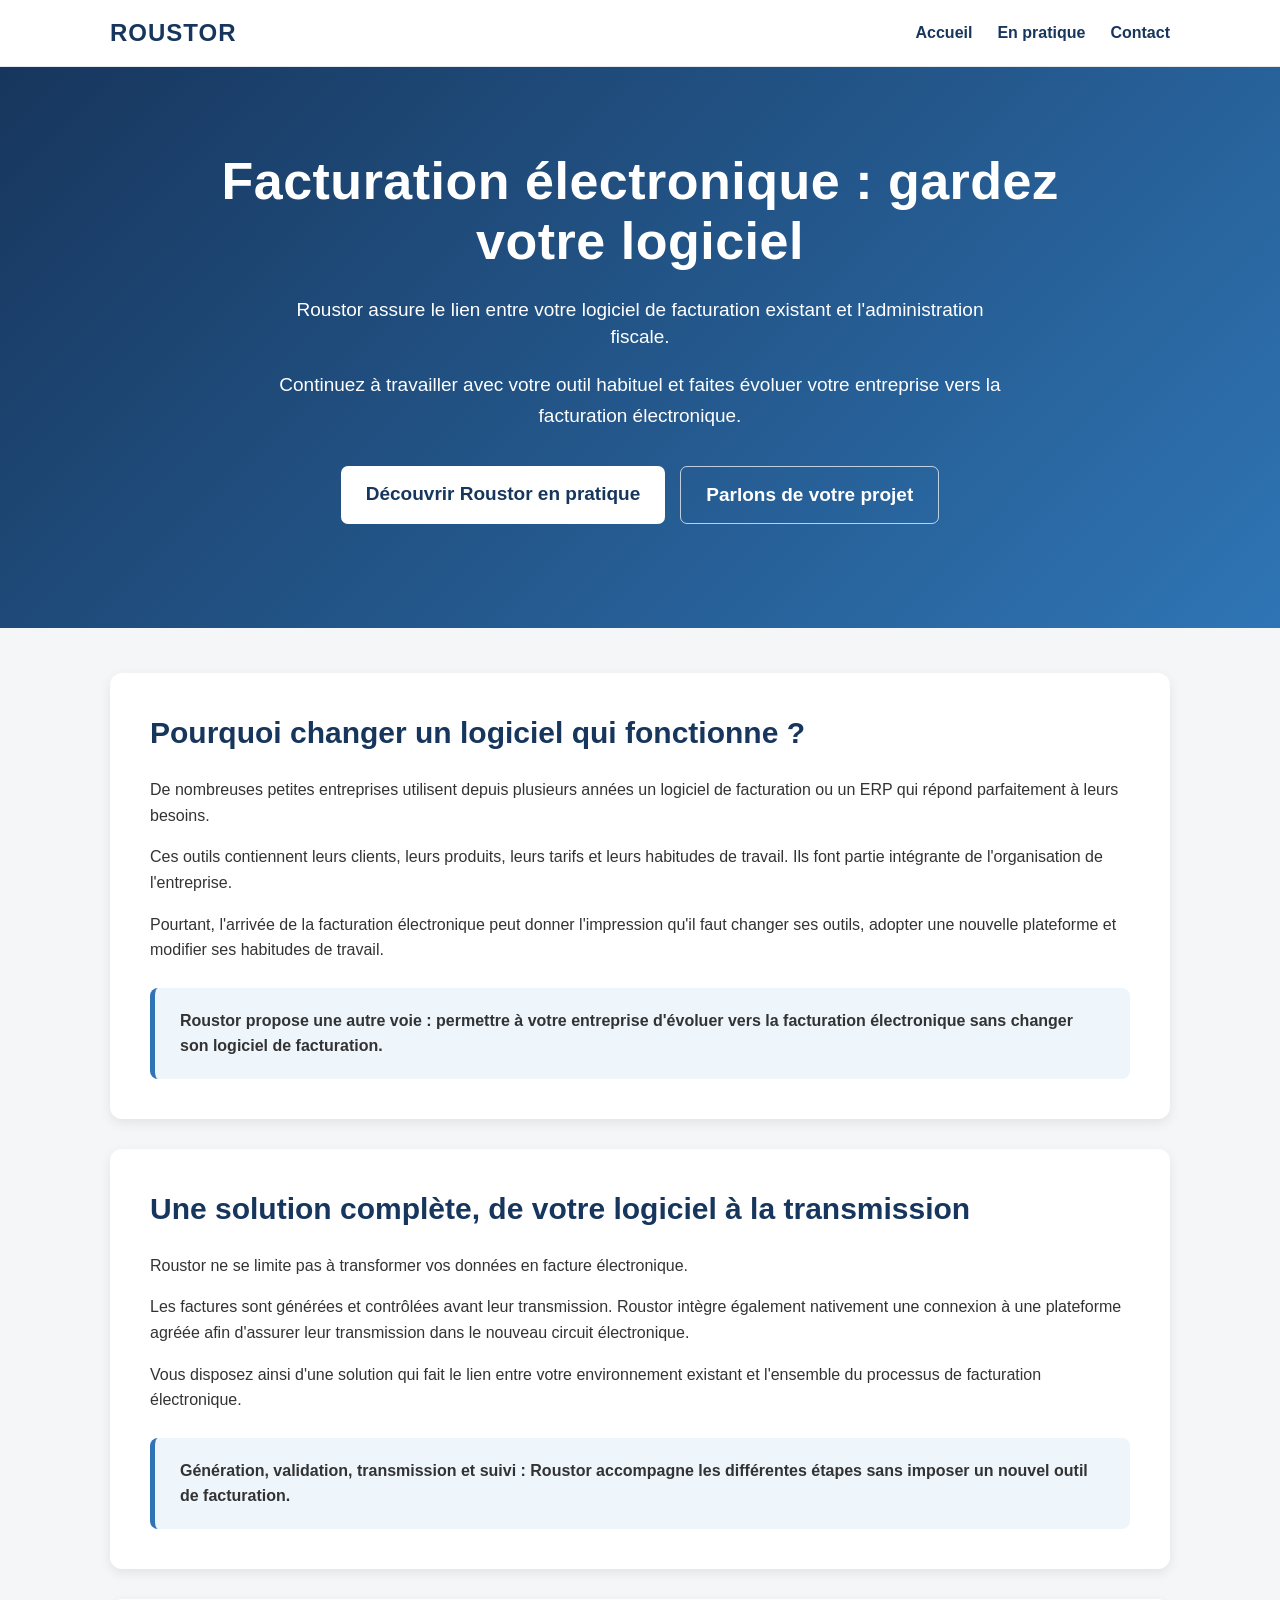
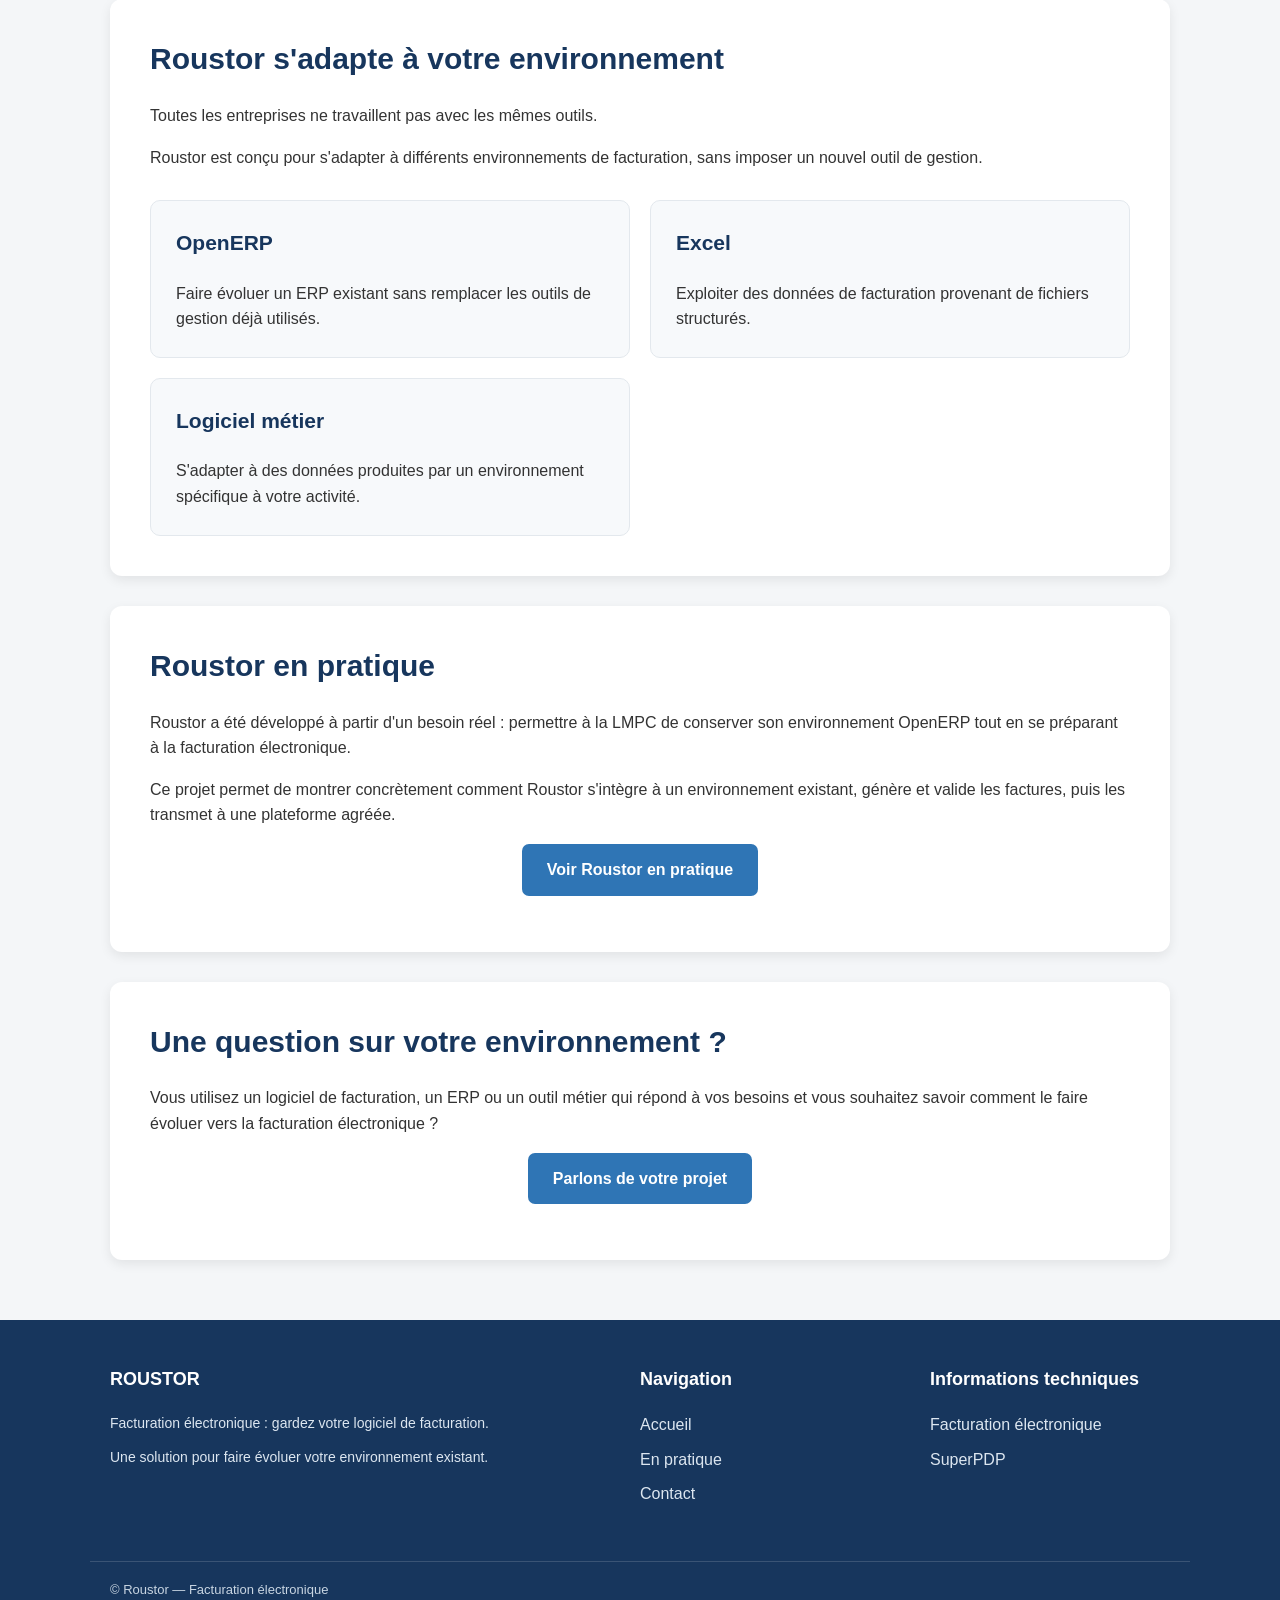
<file: index.html>
<!DOCTYPE html>
<html lang="fr">

<head>

    <meta charset="UTF-8">

    <meta name="viewport"
          content="width=device-width, initial-scale=1.0">

    <title>
        Roustor | Facturation électronique : gardez votre logiciel
    </title>

    <meta name="description"
          content="Facturation électronique : gardez votre logiciel. Roustor accompagne les entreprises dans leur transition vers la facturation électronique sans changer leurs outils existants.">

    <link rel="stylesheet" href="style.css">

</head>


<body>


<!-- =========================================================
     NAVIGATION
     ========================================================= -->

<nav>

    <div class="nav-container">

        <a class="logo" href="index.html">
            ROUSTOR
        </a>

        <div class="nav-links">

            <a href="index.html">
                Accueil
            </a>

            <a href="en-pratique.html">
                En pratique
            </a>

            <a href="contact.html">
                Contact
            </a>

        </div>

    </div>

</nav>



<!-- =========================================================
     HERO
     ========================================================= -->

<header class="hero">

    <div class="hero-content">

        <h1>
            Facturation électronique :
            gardez votre logiciel
        </h1>

        <p class="hero-subtitle">
            Roustor assure le lien entre votre logiciel de
            facturation existant et l'administration fiscale.
        </p>

        <p>
            Continuez à travailler avec votre outil habituel
            et faites évoluer votre entreprise vers la
            facturation électronique.
        </p>

        <p class="hero-actions">

            <a href="en-pratique.html"
               class="button button-primary">

                Découvrir Roustor en pratique

            </a>

            <a href="contact.html"
               class="button button-secondary">

                Parlons de votre projet

            </a>

        </p>

    </div>

</header>



<main>


<!-- =========================================================
     LE PROBLEME
     ========================================================= -->

<section>

    <h2>
        Pourquoi changer un logiciel qui fonctionne ?
    </h2>

    <p>
        De nombreuses petites entreprises utilisent depuis
        plusieurs années un logiciel de facturation ou un ERP
        qui répond parfaitement à leurs besoins.
    </p>

    <p>
        Ces outils contiennent leurs clients, leurs produits,
        leurs tarifs et leurs habitudes de travail.
        Ils font partie intégrante de l'organisation
        de l'entreprise.
    </p>

    <p>
        Pourtant, l'arrivée de la facturation électronique
        peut donner l'impression qu'il faut changer ses outils,
        adopter une nouvelle plateforme et modifier ses
        habitudes de travail.
    </p>

    <div class="highlight">

        <strong>
            Roustor propose une autre voie :
            permettre à votre entreprise d'évoluer vers
            la facturation électronique sans changer
            son logiciel de facturation.
        </strong>

    </div>

</section>



<!-- =========================================================
     ROUSTOR ET LA TRANSMISSION
     ========================================================= -->

<section>

    <h2>
        Une solution complète, de votre logiciel à la transmission
    </h2>

    <p>
        Roustor ne se limite pas à transformer vos données
        en facture électronique.
    </p>

    <p>
        Les factures sont générées et contrôlées avant leur
        transmission. Roustor intègre également nativement
        une connexion à une plateforme agréée afin d'assurer
        leur transmission dans le nouveau circuit électronique.
    </p>

    <p>
        Vous disposez ainsi d'une solution qui fait le lien
        entre votre environnement existant et l'ensemble
        du processus de facturation électronique.
    </p>

    <div class="highlight">

        <strong>
            Génération, validation, transmission et suivi :
            Roustor accompagne les différentes étapes sans
            imposer un nouvel outil de facturation.
        </strong>

    </div>

</section>



<!-- =========================================================
     ADAPTABILITE
     ========================================================= -->

<section>

    <h2>
        Roustor s'adapte à votre environnement
    </h2>

    <p>
        Toutes les entreprises ne travaillent pas avec
        les mêmes outils.
    </p>

    <p>
        Roustor est conçu pour s'adapter à différents
        environnements de facturation, sans imposer
        un nouvel outil de gestion.
    </p>

    <div class="feature-grid">


        <div class="feature-card">

            <h3>
                OpenERP
            </h3>

            <p>
                Faire évoluer un ERP existant sans remplacer
                les outils de gestion déjà utilisés.
            </p>

        </div>


        <div class="feature-card">

            <h3>
                Excel
            </h3>

            <p>
                Exploiter des données de facturation provenant
                de fichiers structurés.
            </p>

        </div>


        <div class="feature-card">

            <h3>
                Logiciel métier
            </h3>

            <p>
                S'adapter à des données produites par un
                environnement spécifique à votre activité.
            </p>

        </div>


    </div>

</section>



<!-- =========================================================
     EN PRATIQUE
     ========================================================= -->

<section>

    <h2>
        Roustor en pratique
    </h2>

    <p>
        Roustor a été développé à partir d'un besoin réel :
        permettre à la LMPC de conserver son environnement
        OpenERP tout en se préparant à la facturation
        électronique.
    </p>

    <p>
        Ce projet permet de montrer concrètement comment
        Roustor s'intègre à un environnement existant,
        génère et valide les factures, puis les transmet
        à une plateforme agréée.
    </p>


    <p class="center">

        <a href="en-pratique.html"
           class="button button-primary">

            Voir Roustor en pratique

        </a>

    </p>

</section>



<!-- =========================================================
     APPEL À L'ACTION
     ========================================================= -->

<section>

    <h2>
        Une question sur votre environnement ?
    </h2>

    <p>
        Vous utilisez un logiciel de facturation, un ERP
        ou un outil métier qui répond à vos besoins et vous
        souhaitez savoir comment le faire évoluer vers la
        facturation électronique ?
    </p>

    <p class="center">

        <a href="contact.html"
           class="button button-primary">

            Parlons de votre projet

        </a>

    </p>

</section>


</main>



<!-- =========================================================
     FOOTER
     ========================================================= -->

<footer>

    <div class="footer-container">


        <div class="footer-column">

            <h3>
                ROUSTOR
            </h3>

            <p>
                Facturation électronique :
                gardez votre logiciel de facturation.
            </p>

            <p>
                Une solution pour faire évoluer votre
                environnement existant.
            </p>

        </div>


        <div class="footer-column">

            <h3>
                Navigation
            </h3>

            <ul>

                <li>
                    <a href="index.html">
                        Accueil
                    </a>
                </li>

                <li>
                    <a href="en-pratique.html">
                        En pratique
                    </a>
                </li>

                <li>
                    <a href="contact.html">
                        Contact
                    </a>
                </li>

            </ul>

        </div>


        <div class="footer-column">

            <h3>
                Informations techniques
            </h3>

            <ul>

                <li>
                    <a href="facturation-electronique-openerp.html">
                        Facturation électronique
                    </a>
                </li>

                <li>
                    <a href="superpdp-openerp.html">
                        SuperPDP
                    </a>
                </li>

            </ul>

        </div>

    </div>


    <div class="footer-bottom">

        <p>
            © Roustor — Facturation électronique
        </p>

    </div>

</footer>


</body>

</html>
</file>
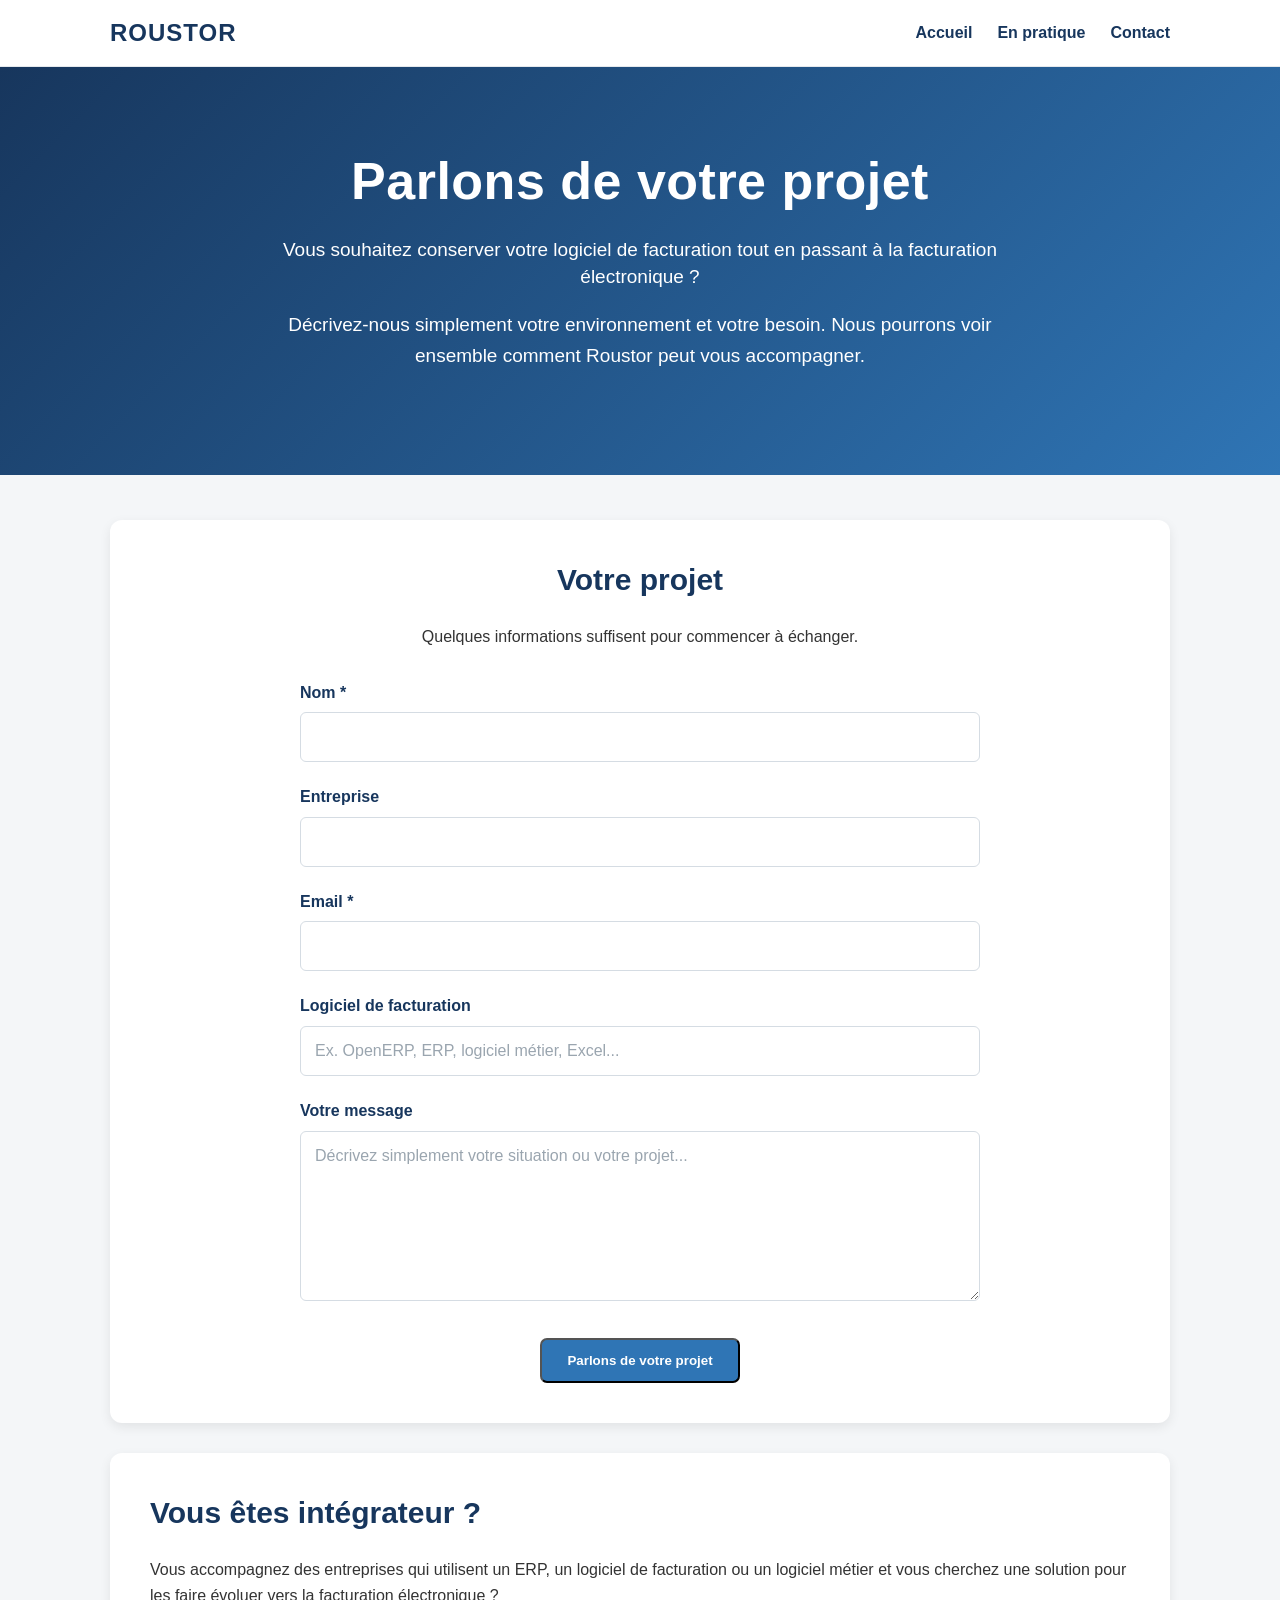
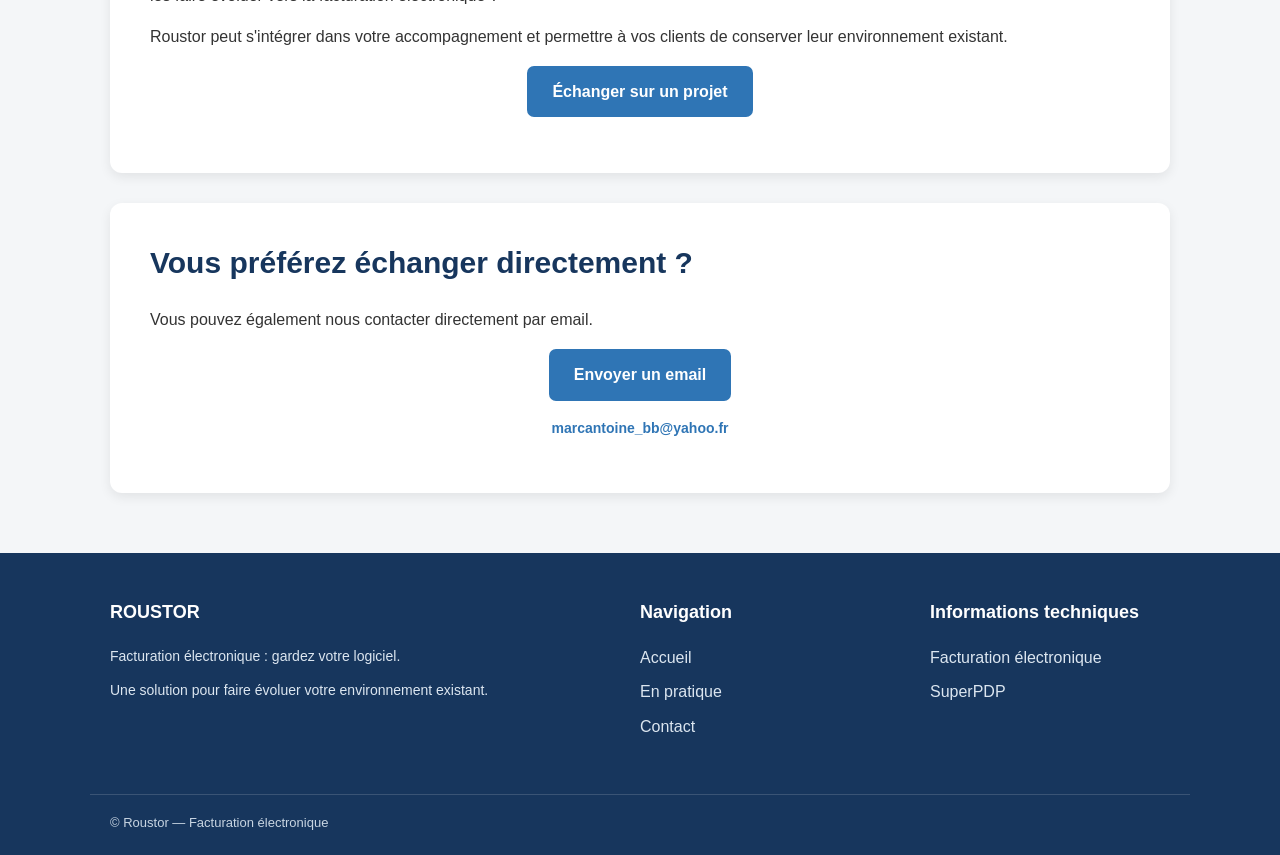
<file: contact.html>
<!DOCTYPE html>
<html lang="fr">

<head>

    <meta charset="UTF-8">

    <meta name="viewport"
          content="width=device-width, initial-scale=1.0">

    <title>
        Contact | Roustor – Facturation électronique
    </title>

    <meta name="description"
          content="Contactez Roustor pour échanger sur votre logiciel de facturation, votre ERP ou votre environnement métier et la facturation électronique.">

    <link rel="stylesheet" href="style.css">

</head>


<body>


<!-- =========================================================
     NAVIGATION
     ========================================================= -->

<nav>

    <div class="nav-container">

        <a class="logo" href="index.html">
            ROUSTOR
        </a>

        <div class="nav-links">

            <a href="index.html">
                Accueil
            </a>

            <a href="en-pratique.html">
                En pratique
            </a>

            <a href="contact.html">
                Contact
            </a>

        </div>

    </div>

</nav>



<!-- =========================================================
     HERO
     ========================================================= -->

<header class="hero">

    <div class="hero-content">

        <h1>
            Parlons de votre projet
        </h1>

        <p class="hero-subtitle">
            Vous souhaitez conserver votre logiciel de facturation
            tout en passant à la facturation électronique ?
        </p>

        <p>
            Décrivez-nous simplement votre environnement
            et votre besoin. Nous pourrons voir ensemble
            comment Roustor peut vous accompagner.
        </p>

    </div>

</header>



<main>


<!-- =========================================================
     FORMULAIRE
     ========================================================= -->

<section class="contact-section">

    <h2>
        Votre projet
    </h2>

    <p class="contact-intro">
        Quelques informations suffisent pour commencer
        à échanger.
    </p>


    <div class="contact-form-container">

        <form
            action="mailto:marcantoine_bb@yahoo.fr?subject=Demande%20de%20contact%20Roustor"
            method="post"
            enctype="text/plain"
            class="contact-form">


            <!-- Nom -->

            <div class="form-group">

                <label for="name">
                    Nom *
                </label>

                <input
                    type="text"
                    id="name"
                    name="Nom"
                    required>

            </div>



            <!-- Entreprise -->

            <div class="form-group">

                <label for="company">
                    Entreprise
                </label>

                <input
                    type="text"
                    id="company"
                    name="Entreprise">

            </div>



            <!-- Email -->

            <div class="form-group">

                <label for="email">
                    Email *
                </label>

                <input
                    type="email"
                    id="email"
                    name="Email"
                    required>

            </div>



            <!-- Logiciel -->

            <div class="form-group">

                <label for="software">
                    Logiciel de facturation
                </label>

                <input
                    type="text"
                    id="software"
                    name="Logiciel de facturation"
                    placeholder="Ex. OpenERP, ERP, logiciel métier, Excel...">

            </div>



            <!-- Message -->

            <div class="form-group">

                <label for="message">
                    Votre message
                </label>

                <textarea
                    id="message"
                    name="Message"
                    rows="6"
                    placeholder="Décrivez simplement votre situation ou votre projet..."></textarea>

            </div>



            <!-- Bouton -->

            <div class="form-submit">

                <button
                    type="submit"
                    class="button button-primary">

                    Parlons de votre projet

                </button>

            </div>


        </form>

    </div>

</section>



<!-- =========================================================
     INTEGRATEURS
     ========================================================= -->

<section>

    <h2>
        Vous êtes intégrateur ?
    </h2>

    <p>
        Vous accompagnez des entreprises qui utilisent un ERP,
        un logiciel de facturation ou un logiciel métier et
        vous cherchez une solution pour les faire évoluer vers
        la facturation électronique ?
    </p>

    <p>
        Roustor peut s'intégrer dans votre accompagnement et
        permettre à vos clients de conserver leur environnement
        existant.
    </p>

    <p class="center">

        <a
            href="mailto:marcantoine_bb@yahoo.fr?subject=Projet%20intégrateur%20Roustor"
            class="button button-primary">

            Échanger sur un projet

        </a>

    </p>

</section>



<!-- =========================================================
     CONTACT DIRECT
     ========================================================= -->

<section>

    <h2>
        Vous préférez échanger directement ?
    </h2>

    <p>
        Vous pouvez également nous contacter directement
        par email.
    </p>

    <p class="center">

        <a
            href="mailto:marcantoine_bb@yahoo.fr?subject=Projet%20intégrateur%20Roustor"
            class="button button-primary">

            Envoyer un email

        </a>

    </p>

    <p class="center contact-email">

        <a href="mailto:marcantoine_bb@yahoo.fr">
            marcantoine_bb@yahoo.fr
        </a>

    </p>

</section>


</main>



<!-- =========================================================
     FOOTER
     ========================================================= -->

<footer>

    <div class="footer-container">


        <div class="footer-column">

            <h3>
                ROUSTOR
            </h3>

            <p>
                Facturation électronique :
                gardez votre logiciel.
            </p>

            <p>
                Une solution pour faire évoluer votre
                environnement existant.
            </p>

        </div>


        <div class="footer-column">

            <h3>
                Navigation
            </h3>

            <ul>

                <li>
                    <a href="index.html">
                        Accueil
                    </a>
                </li>

                <li>
                    <a href="en-pratique.html">
                        En pratique
                    </a>
                </li>

                <li>
                    <a href="contact.html">
                        Contact
                    </a>
                </li>

            </ul>

        </div>


        <div class="footer-column">

            <h3>
                Informations techniques
            </h3>

            <ul>

                <li>
                    <a href="facturation-electronique-openerp.html">
                        Facturation électronique
                    </a>
                </li>                

                <li>
                    <a href="superpdp-openerp.html">
                        SuperPDP
                    </a>
                </li>

            </ul>

        </div>

    </div>


    <div class="footer-bottom">

        <p>
            © Roustor — Facturation électronique
        </p>

    </div>

</footer>


</body>

</html>
</file>
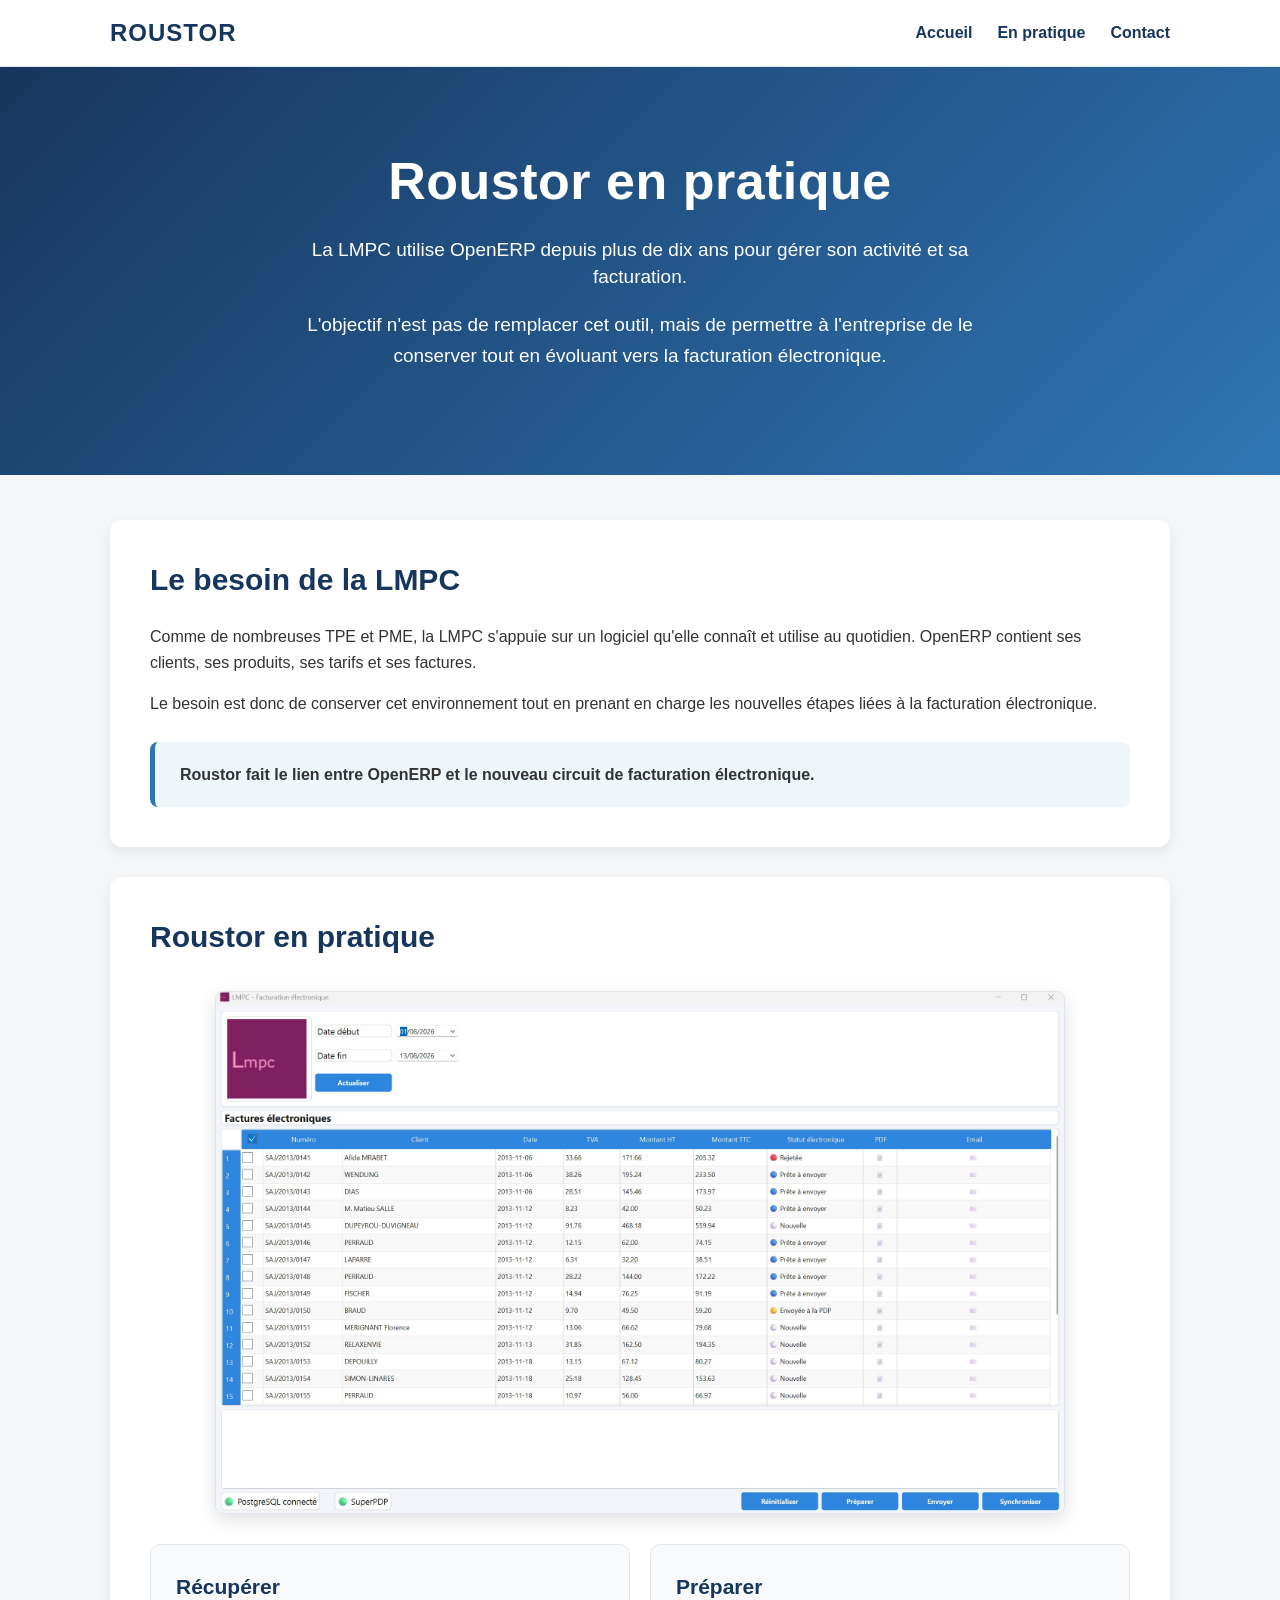
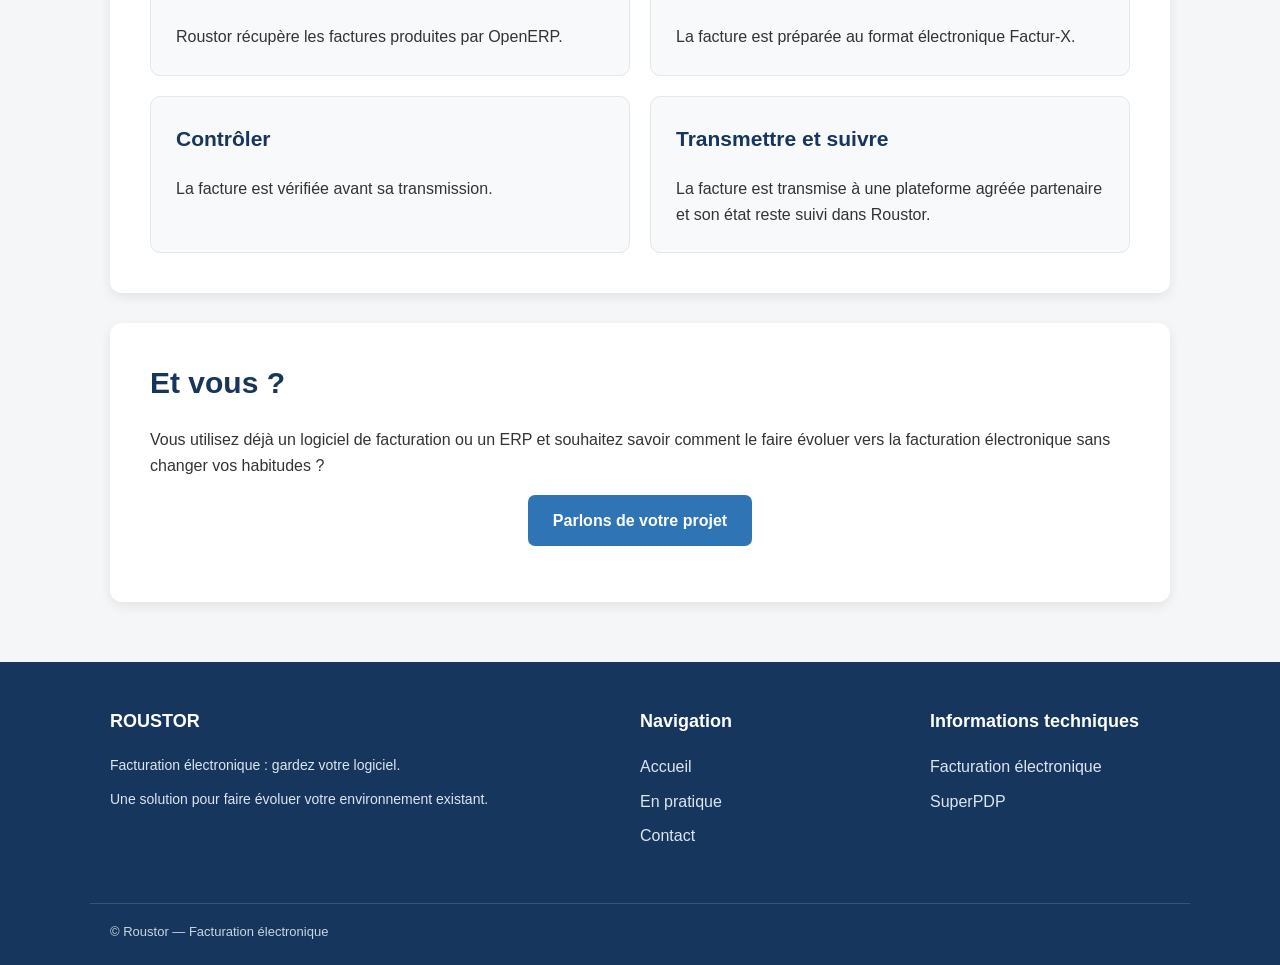
<file: en-pratique.html>
<!DOCTYPE html>
<html lang="fr">

<head>

    <meta charset="UTF-8">

    <meta name="viewport"
          content="width=device-width, initial-scale=1.0">

    <title>
        Roustor en pratique
    </title>

    <meta name="description"
          content="Découvrez comment Roustor permet à la LMPC de conserver OpenERP tout en passant à la facturation électronique.">

    <link rel="stylesheet" href="style.css">

</head>


<body>


<!-- =========================================================
     NAVIGATION
     ========================================================= -->

<nav>

    <div class="nav-container">

        <a class="logo" href="index.html">
            ROUSTOR
        </a>

        <div class="nav-links">

            <a href="index.html">
                Accueil
            </a>

            <a href="en-pratique.html">
                En pratique
            </a>

            <a href="contact.html">
                Contact
            </a>

        </div>

    </div>

</nav>



<!-- =========================================================
     HERO
     ========================================================= -->

<header class="hero">

    <div class="hero-content">

        <h1>
            Roustor en pratique
        </h1>

        <p class="hero-subtitle">
            La LMPC utilise OpenERP depuis plus de dix ans
            pour gérer son activité et sa facturation.
        </p>

        <p>
            L'objectif n'est pas de remplacer cet outil,
            mais de permettre à l'entreprise de le conserver
            tout en évoluant vers la facturation électronique.
        </p>

    </div>

</header>



<main>


<!-- =========================================================
     LE BESOIN DE LA LMPC
     ========================================================= -->

<section>

    <h2>
        Le besoin de la LMPC
    </h2>

    <p>
        Comme de nombreuses TPE et PME, la LMPC s'appuie sur
        un logiciel qu'elle connaît et utilise au quotidien.
        OpenERP contient ses clients, ses produits, ses tarifs
        et ses factures.
    </p>

    <p>
        Le besoin est donc de conserver cet environnement
        tout en prenant en charge les nouvelles étapes liées
        à la facturation électronique.
    </p>

    <div class="highlight">

        <strong>
            Roustor fait le lien entre OpenERP et le nouveau
            circuit de facturation électronique.
        </strong>

    </div>

</section>



<!-- =========================================================
     ROUSTOR EN PRATIQUE
     ========================================================= -->

<section class="screenshot-section">

    <h2>
        Roustor en pratique
    </h2>

    <div class="screenshot">

        <img
            src="images/ecran-principal.jpg"
            alt="Écran principal de Roustor affichant les factures et leur état"
        >

    </div>


    <div class="feature-grid">


        <div class="feature-card">

            <h3>
                Récupérer
            </h3>

            <p>
                Roustor récupère les factures produites
                par OpenERP.
            </p>

        </div>


        <div class="feature-card">

            <h3>
                Préparer
            </h3>

            <p>
                La facture est préparée au format électronique
                Factur-X.
            </p>

        </div>


        <div class="feature-card">

            <h3>
                Contrôler
            </h3>

            <p>
                La facture est vérifiée avant sa transmission.
            </p>

        </div>


        <div class="feature-card">

            <h3>
                Transmettre et suivre
            </h3>

            <p>
                La facture est transmise à une plateforme agréée
                partenaire et son état reste suivi dans Roustor.
            </p>

        </div>


    </div>

</section>



<!-- =========================================================
     ET VOUS ?
     ========================================================= -->

<section>

    <h2>
        Et vous ?
    </h2>

    <p>
        Vous utilisez déjà un logiciel de facturation ou un ERP
        et souhaitez savoir comment le faire évoluer vers la
        facturation électronique sans changer vos habitudes ?
    </p>

    <p class="center">

        <a href="contact.html"
           class="button button-primary">

            Parlons de votre projet

        </a>

    </p>

</section>


</main>



<!-- =========================================================
     FOOTER
     ========================================================= -->

<footer>

    <div class="footer-container">


        <div class="footer-column">

            <h3>
                ROUSTOR
            </h3>

            <p>
                Facturation électronique :
                gardez votre logiciel.
            </p>

            <p>
                Une solution pour faire évoluer votre
                environnement existant.
            </p>

        </div>


        <div class="footer-column">

            <h3>
                Navigation
            </h3>

            <ul>

                <li>
                    <a href="index.html">
                        Accueil
                    </a>
                </li>

                <li>
                    <a href="en-pratique.html">
                        En pratique
                    </a>
                </li>

                <li>
                    <a href="contact.html">
                        Contact
                    </a>
                </li>

            </ul>

        </div>


        <div class="footer-column">

            <h3>
                Informations techniques
            </h3>

            <ul>

                <li>
                    <a href="facturation-electronique-openerp.html">
                        Facturation électronique
                    </a>
                </li>

                <li>
                    <a href="superpdp-openerp.html">
                        SuperPDP
                    </a>
                </li>

            </ul>

        </div>

    </div>


    <div class="footer-bottom">

        <p>
            © Roustor — Facturation électronique
        </p>

    </div>

</footer>


</body>

</html>
</file>
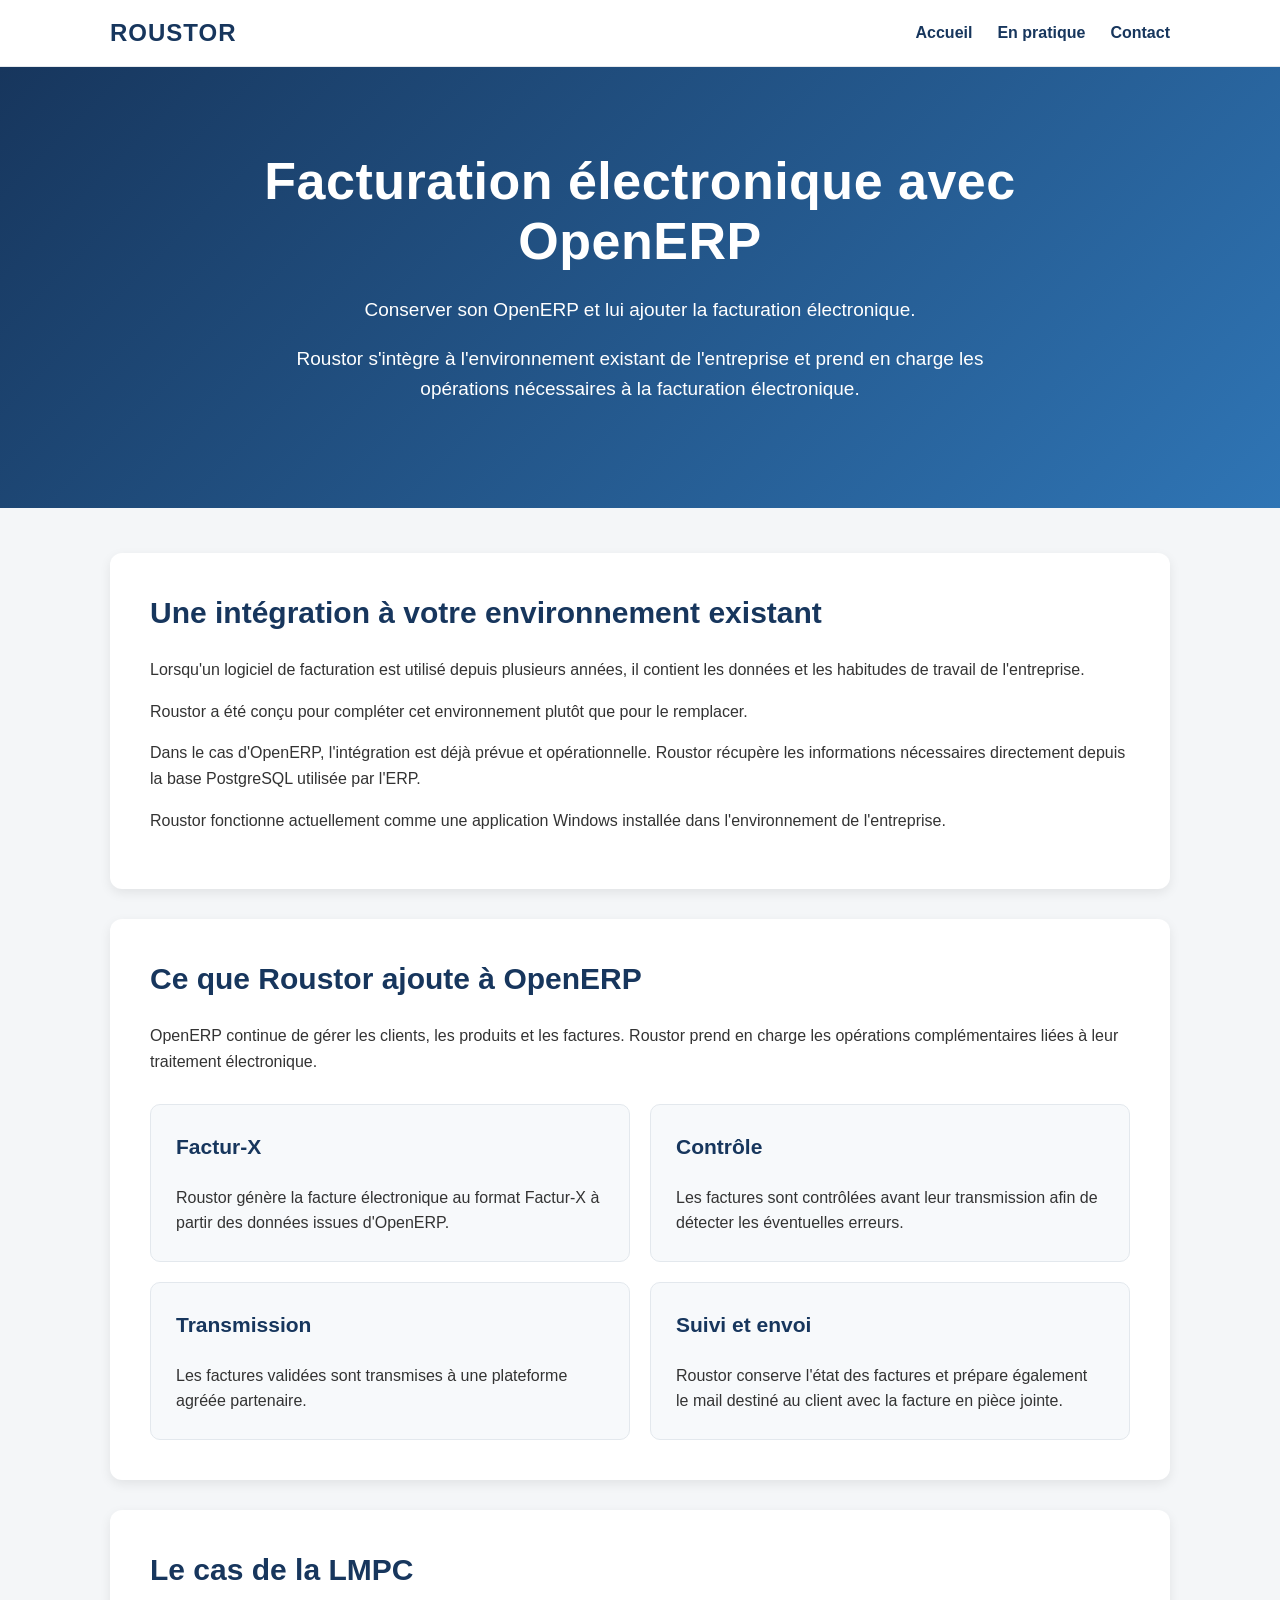
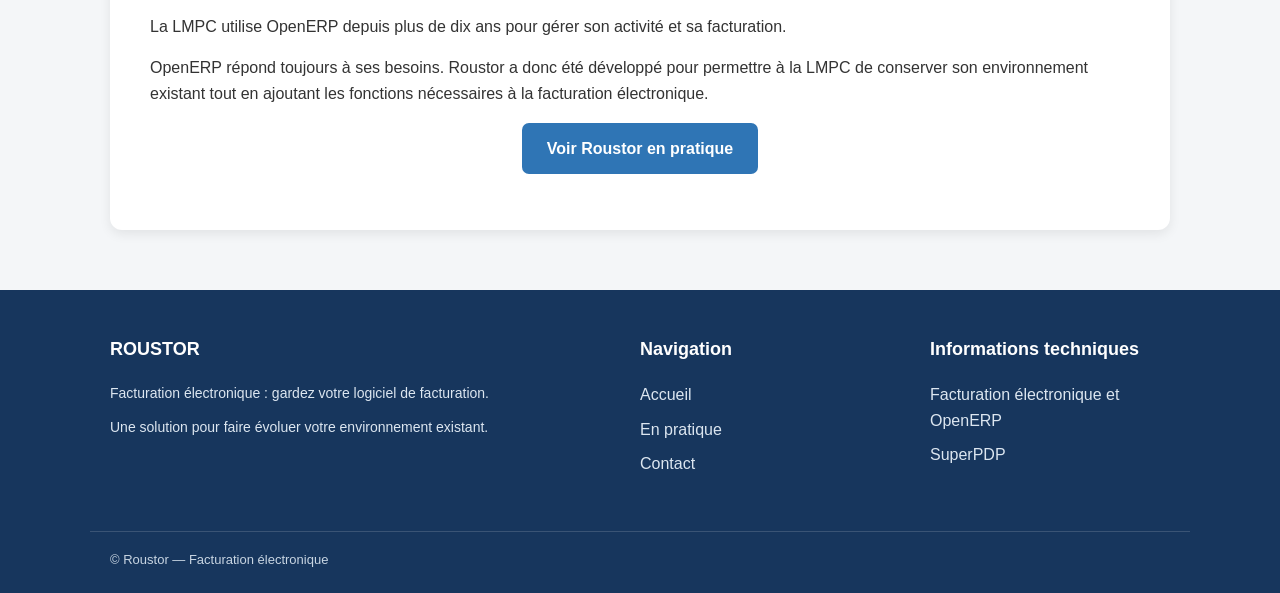
<file: facturation-electronique-openerp.html>
<!DOCTYPE html>
<html lang="fr">

<head>

    <meta charset="UTF-8">

    <meta name="viewport"
          content="width=device-width, initial-scale=1.0">

    <title>
        Facturation électronique avec OpenERP | Roustor
    </title>

    <meta name="description"
          content="Roustor permet aux entreprises utilisant OpenERP de conserver leur environnement de facturation tout en ajoutant la facturation électronique. Intégration avec PostgreSQL, génération Factur-X, contrôle, transmission et suivi des factures.">

    <link rel="stylesheet" href="style.css">

</head>


<body>


<!-- =========================================================
     NAVIGATION
     ========================================================= -->

<nav>

    <div class="nav-container">

        <a class="logo" href="index.html">
            ROUSTOR
        </a>

        <div class="nav-links">

            <a href="index.html">
                Accueil
            </a>

            <a href="en-pratique.html">
                En pratique
            </a>

            <a href="contact.html">
                Contact
            </a>

        </div>

    </div>

</nav>



<!-- =========================================================
     HERO
     ========================================================= -->

<header class="hero">

    <div class="hero-content">

        <h1>
            Facturation électronique avec OpenERP
        </h1>

        <p class="hero-subtitle">
            Conserver son OpenERP et lui ajouter
            la facturation électronique.
        </p>

        <p>
            Roustor s'intègre à l'environnement existant
            de l'entreprise et prend en charge les opérations
            nécessaires à la facturation électronique.
        </p>

    </div>

</header>



<main>


<!-- =========================================================
     INTEGRATION OPEN ERP
     ========================================================= -->

<section>

    <h2>
        Une intégration à votre environnement existant
    </h2>

    <p>
        Lorsqu'un logiciel de facturation est utilisé depuis
        plusieurs années, il contient les données et les
        habitudes de travail de l'entreprise.
    </p>

    <p>
        Roustor a été conçu pour compléter cet environnement
        plutôt que pour le remplacer.
    </p>

    <p>
        Dans le cas d'OpenERP, l'intégration est déjà prévue
        et opérationnelle. Roustor récupère les informations
        nécessaires directement depuis la base PostgreSQL
        utilisée par l'ERP.
    </p>

    <p>
        Roustor fonctionne actuellement comme une application
        Windows installée dans l'environnement de l'entreprise.
    </p>

</section>



<!-- =========================================================
     CE QUE ROUSTOR AJOUTE
     ========================================================= -->

<section>

    <h2>
        Ce que Roustor ajoute à OpenERP
    </h2>

    <p>
        OpenERP continue de gérer les clients, les produits
        et les factures. Roustor prend en charge les opérations
        complémentaires liées à leur traitement électronique.
    </p>

    <div class="feature-grid">

        <div class="feature-card">

            <h3>
                Factur-X
            </h3>

            <p>
                Roustor génère la facture électronique au format
                Factur-X à partir des données issues d'OpenERP.
            </p>

        </div>


        <div class="feature-card">

            <h3>
                Contrôle
            </h3>

            <p>
                Les factures sont contrôlées avant leur transmission
                afin de détecter les éventuelles erreurs.
            </p>

        </div>


        <div class="feature-card">

            <h3>
                Transmission
            </h3>

            <p>
                Les factures validées sont transmises à une
                plateforme agréée partenaire.
            </p>

        </div>


        <div class="feature-card">

            <h3>
                Suivi et envoi
            </h3>

            <p>
                Roustor conserve l'état des factures et prépare
                également le mail destiné au client avec la facture
                en pièce jointe.
            </p>

        </div>

    </div>

</section>





<!-- =========================================================
     CAS LMPC
     ========================================================= -->

<section class="cta">

    <h2>
        Le cas de la LMPC
    </h2>

    <p>
        La LMPC utilise OpenERP depuis plus de dix ans pour
        gérer son activité et sa facturation.
    </p>

    <p>
        OpenERP répond toujours à ses besoins. Roustor a donc
        été développé pour permettre à la LMPC de conserver
        son environnement existant tout en ajoutant les
        fonctions nécessaires à la facturation électronique.
    </p>

    <p class="center">

        <a
            href="en-pratique.html"
            class="button button-primary">

            Voir Roustor en pratique

        </a>

    </p>

</section>


</main>



<!-- =========================================================
     FOOTER
     ========================================================= -->

<footer>

    <div class="footer-container">


        <div class="footer-column">

            <h3>
                ROUSTOR
            </h3>

            <p>
                Facturation électronique :
                gardez votre logiciel de facturation.
            </p>

            <p>
                Une solution pour faire évoluer votre
                environnement existant.
            </p>

        </div>


        <div class="footer-column">

            <h3>
                Navigation
            </h3>

            <ul>

                <li>
                    <a href="index.html">
                        Accueil
                    </a>
                </li>

                <li>
                    <a href="en-pratique.html">
                        En pratique
                    </a>
                </li>

                <li>
                    <a href="contact.html">
                        Contact
                    </a>
                </li>

            </ul>

        </div>


        <div class="footer-column">

            <h3>
                Informations techniques
            </h3>

            <ul>

                <li>
                    <a href="facturation-electronique-openerp.html">
                        Facturation électronique et OpenERP
                    </a>
                </li>

                <li>
                    <a href="superpdp-openerp.html">
                        SuperPDP
                    </a>
                </li>

            </ul>

        </div>

    </div>


    <div class="footer-bottom">

        <p>
            © Roustor — Facturation électronique
        </p>

    </div>

</footer>


</body>

</html>
</file>
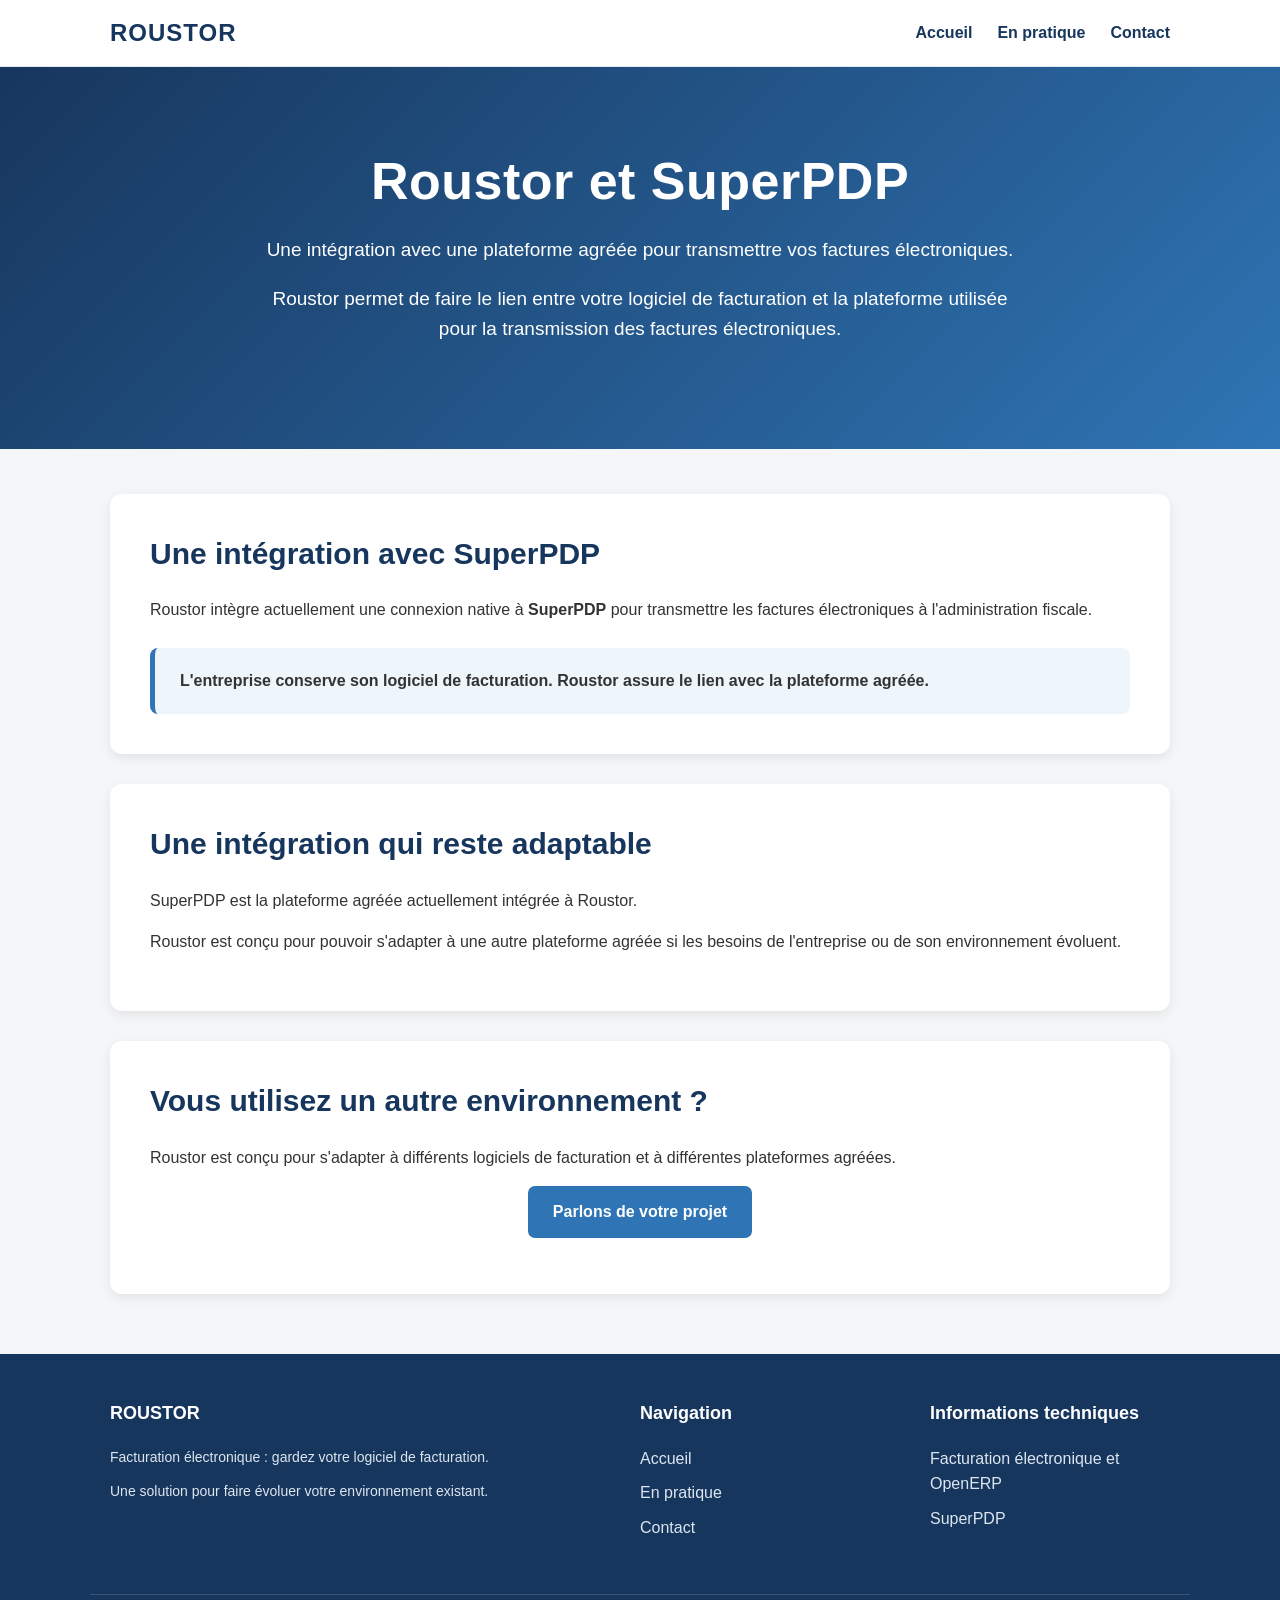
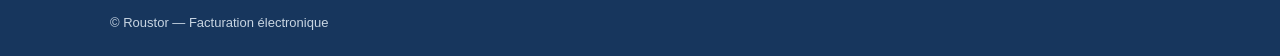
<file: superpdp-openerp.html>
<!DOCTYPE html>
<html lang="fr">

<head>

    <meta charset="UTF-8">

    <meta name="viewport"
          content="width=device-width, initial-scale=1.0">

    <title>
        SuperPDP et facturation électronique | Roustor
    </title>

    <meta name="description"
          content="Roustor s'intègre à SuperPDP pour transmettre les factures électroniques. Une intégration conçue pour les entreprises utilisant OpenERP et adaptable à d'autres plateformes agréées.">

    <link rel="stylesheet" href="style.css">

</head>


<body>


<!-- =========================================================
     NAVIGATION
     ========================================================= -->

<nav>

    <div class="nav-container">

        <a class="logo" href="index.html">
            ROUSTOR
        </a>

        <div class="nav-links">

            <a href="index.html">
                Accueil
            </a>

            <a href="en-pratique.html">
                En pratique
            </a>

            <a href="contact.html">
                Contact
            </a>

        </div>

    </div>

</nav>



<!-- =========================================================
     HERO
     ========================================================= -->

<header class="hero">

    <div class="hero-content">

        <h1>
            Roustor et SuperPDP
        </h1>

        <p class="hero-subtitle">
            Une intégration avec une plateforme agréée
            pour transmettre vos factures électroniques.
        </p>

        <p>
            Roustor permet de faire le lien entre votre logiciel
            de facturation et la plateforme utilisée pour la
            transmission des factures électroniques.
        </p>

    </div>

</header>



<main>


<!-- =========================================================
     SUPERPDP
     ========================================================= -->

<section>

    <h2>
        Une intégration avec SuperPDP
    </h2>

    <p>
        Roustor intègre actuellement une connexion native à
        <strong>SuperPDP</strong> pour transmettre les factures
        électroniques à l'administration fiscale.
    </p>

    <div class="highlight">

        <strong>
            L'entreprise conserve son logiciel de facturation.
            Roustor assure le lien avec la plateforme agréée.
        </strong>

    </div>

</section>



<!-- =========================================================
     ADAPTABILITE
     ========================================================= -->

<section>

    <h2>
        Une intégration qui reste adaptable
    </h2>

    <p>
        SuperPDP est la plateforme agréée actuellement intégrée à Roustor.
    </p>

    <p>
        Roustor est conçu pour pouvoir s'adapter à une autre
        plateforme agréée si les besoins de l'entreprise ou
        de son environnement évoluent.
    </p>

</section>



<!-- =========================================================
     CTA
     ========================================================= -->

<section class="cta">

    <h2>
        Vous utilisez un autre environnement ?
    </h2>

    <p>
        Roustor est conçu pour s'adapter à différents logiciels
        de facturation et à différentes plateformes agréées.
    </p>

    <p class="center">

        <a
            href="contact.html"
            class="button button-primary">

            Parlons de votre projet

        </a>

    </p>

</section>


</main>



<!-- =========================================================
     FOOTER
     ========================================================= -->

<footer>

    <div class="footer-container">


        <div class="footer-column">

            <h3>
                ROUSTOR
            </h3>

            <p>
                Facturation électronique :
                gardez votre logiciel de facturation.
            </p>

            <p>
                Une solution pour faire évoluer votre
                environnement existant.
            </p>

        </div>


        <div class="footer-column">

            <h3>
                Navigation
            </h3>

            <ul>

                <li>
                    <a href="index.html">
                        Accueil
                    </a>
                </li>

                <li>
                    <a href="en-pratique.html">
                        En pratique
                    </a>
                </li>

                <li>
                    <a href="contact.html">
                        Contact
                    </a>
                </li>

            </ul>

        </div>


        <div class="footer-column">

            <h3>
                Informations techniques
            </h3>

            <ul>

                <li>
                    <a href="facturation-electronique-openerp.html">
                        Facturation électronique et OpenERP
                    </a>
                </li>
                
                <li>
                    <a href="superpdp-openerp.html">
                        SuperPDP
                    </a>
                </li>

            </ul>

        </div>

    </div>


    <div class="footer-bottom">

        <p>
            © Roustor — Facturation électronique
        </p>

    </div>

</footer>


</body>

</html>
</file>
<file: style.css>
/* =========================================================
   ROUSTOR - STYLE PRINCIPAL
   ========================================================= */

* {
    box-sizing: border-box;
}

html {
    scroll-behavior: smooth;
}

body {
    margin: 0;

    font-family:
        "Segoe UI",
        Arial,
        Helvetica,
        sans-serif;

    background-color: #f4f6f8;
    color: #333;

    line-height: 1.6;
}


/* =========================================================
   NAVIGATION
   ========================================================= */

nav {
    background: white;
    border-bottom: 1px solid #e5e9ed;

    position: sticky;
    top: 0;

    z-index: 1000;
}

.nav-container {
    max-width: 1100px;
    margin: auto;

    padding: 14px 20px;

    display: flex;
    align-items: center;
    justify-content: space-between;
}

.logo {
    color: #17365d;
    font-size: 24px;
    font-weight: 700;

    letter-spacing: 1px;

    text-decoration: none;
}

.nav-links {
    display: flex;
    align-items: center;
    gap: 25px;
}

.nav-links a {
    color: #17365d;

    font-weight: 600;
    text-decoration: none;
}

.nav-links a:hover {
    color: #2f75b5;
}


/* =========================================================
   HERO
   ========================================================= */

.hero {
    background:
        linear-gradient(
            135deg,
            #17365d,
            #2f75b5
        );

    color: white;

    text-align: center;

    padding: 85px 20px;
}

.hero-content {
    max-width: 850px;
    margin: auto;
}

.hero h1 {
    font-size: 52px;

    line-height: 1.15;

    margin: 0 0 25px;

    letter-spacing: 0.5px;
}

.hero-subtitle {
    font-size: 25px;

    line-height: 1.4;

    margin: 0 auto 20px;
}

.hero p {
    max-width: 750px;

    margin-left: auto;
    margin-right: auto;

    font-size: 19px;
}


/* =========================================================
   BOUTONS
   ========================================================= */

.hero-actions {
    margin-top: 35px;

    display: flex;
    justify-content: center;

    gap: 15px;

    flex-wrap: wrap;
}

.button {
    display: inline-block;

    padding: 13px 25px;

    border-radius: 7px;

    font-weight: 600;

    text-decoration: none;

    transition:
        transform 0.15s ease,
        box-shadow 0.15s ease;
}

.button:hover {
    text-decoration: none;

    transform: translateY(-2px);

    box-shadow:
        0 5px 12px rgba(0, 0, 0, 0.15);
}

.button-primary {
    background: #2f75b5;
    color: white;
}

.hero .button-primary {
    background: white;
    color: #17365d;
}

.button-secondary {
    background: transparent;

    color: white;

    border: 1px solid rgba(255,255,255,0.7);
}


/* =========================================================
   CONTENU PRINCIPAL
   ========================================================= */

main {
    max-width: 1100px;

    margin: 45px auto;

    padding: 0 20px;
}


/* =========================================================
   SECTIONS
   ========================================================= */

section {
    background: white;

    border-radius: 12px;

    padding: 40px;

    margin-bottom: 30px;

    box-shadow:
        0 4px 12px rgba(0,0,0,0.08);
}

section h2 {
    margin-top: 0;

    color: #17365d;

    font-size: 30px;

    line-height: 1.3;
}

section h3 {
    color: #17365d;

    margin-top: 0;

    font-size: 21px;
}


/* =========================================================
   BLOCS MIS EN AVANT
   ========================================================= */

.highlight {
    background: #eef5fb;

    border-left: 5px solid #2f75b5;

    border-radius: 8px;

    padding: 20px 25px;

    margin-top: 25px;
}

.highlight p {
    margin-bottom: 0;
}


/* =========================================================
   GRILLE DES FONCTIONNALITÉS
   ========================================================= */

.feature-grid {
    display: grid;

    grid-template-columns:
        repeat(2, 1fr);

    gap: 20px;

    margin-top: 30px;
}

.feature-card {
    background: #f7f9fb;

    border: 1px solid #e3e8ed;

    border-radius: 10px;

    padding: 25px;
}

.feature-card p {
    margin-bottom: 0;
}


/* =========================================================
   IMAGES
   ========================================================= */

.image-placeholder {
    margin: 30px auto;

    text-align: center;
}

.image-placeholder img {
    max-width: 100%;

    height: auto;

    border-radius: 10px;

    box-shadow:
        0 4px 12px rgba(0,0,0,0.10);
}


/* =========================================================
   CAPTURE D'ÉCRAN
   ========================================================= */

.screenshot {
    width: 100%;

    margin: 35px auto 10px;

    text-align: center;
}

.screenshot img {
    display: block;

    width: 100%;

    max-width: 850px;

    height: auto;

    margin: 0 auto;

    border: 1px solid #dfe5ea;

    border-radius: 8px;

    box-shadow:
        0 6px 18px rgba(0,0,0,0.12);
}


/* =========================================================
   ALIGNEMENT
   ========================================================= */

.center {
    text-align: center;
}


/* =========================================================
   LIENS
   ========================================================= */

a {
    color: #2f75b5;

    font-weight: 600;

    text-decoration: none;
}

a:hover {
    text-decoration: underline;
}


/* =========================================================
   FOOTER
   ========================================================= */

footer {

    background: #17365d;

    color: white;

    margin-top: 60px;

}


/* Contenu principal du footer */

.footer-container {

    max-width: 1100px;

    margin: auto;

    padding: 45px 20px;

    display: grid;

    grid-template-columns:
        2fr 1fr 1fr;

    gap: 50px;

}


/* Colonnes */

.footer-column h3 {

    margin-top: 0;

    margin-bottom: 18px;

    color: white;

    font-size: 18px;

}


.footer-column p {

    margin: 0 0 12px;

    color: #dce6f0;

    font-size: 14px;

}


/* Listes */

.footer-column ul {

    list-style: none;

    padding: 0;

    margin: 0;

}


.footer-column li {

    margin-bottom: 9px;

}


/* Liens */

.footer-column a {

    color: #dce6f0;

    font-weight: normal;

    text-decoration: none;

}


.footer-column a:hover {

    color: white;

    text-decoration: underline;

}


/* =========================================================
   BAS DU FOOTER
   ========================================================= */

.footer-bottom {

    border-top: 1px solid rgba(255,255,255,0.15);

    max-width: 1100px;

    margin: auto;

    padding: 18px 20px 22px;

    display: flex;

    justify-content: space-between;

    gap: 20px;

}


.footer-bottom p {

    margin: 0;

    color: #c8d5e2;

    font-size: 13px;

}


/* =========================================================
   FOOTER MOBILE
   ========================================================= */

@media screen and (max-width: 700px) {

    .footer-container {

        grid-template-columns: 1fr;

        gap: 30px;

        padding: 35px 25px;

    }


    .footer-bottom {

        flex-direction: column;

        padding: 18px 25px 22px;

    }

}


/* =========================================================
   RESPONSIVE
   ========================================================= */

@media screen and (max-width: 750px) {

    .nav-container {
        flex-direction: column;

        gap: 12px;
    }

    .nav-links {
        gap: 15px;

        flex-wrap: wrap;

        justify-content: center;
    }

    .hero {
        padding: 60px 20px;
    }

    .hero h1 {
        font-size: 38px;
    }

    .hero-subtitle {
        font-size: 21px;
    }

    .hero p {
        font-size: 17px;
    }

    section {
        padding: 28px 22px;
    }

    section h2 {
        font-size: 26px;
    }

    .feature-grid {
        grid-template-columns: 1fr;
    }

    .screenshot {
        margin-top: 25px;
    }

    .screenshot img {
        max-width: 100%;
    }

}


/* =========================================================
   TABLEAU DE COMPARAISON
   ========================================================= */

.comparison-table {
    width: 100%;

    border-collapse: collapse;

    margin: 30px 0;

    font-size: 15px;
}

.comparison-table th {
    background: #17365d;

    color: white;

    text-align: left;

    padding: 14px;
}

.comparison-table td {
    padding: 14px;

    border-bottom: 1px solid #e2e6ea;

    vertical-align: top;
}

.comparison-table tr:nth-child(even) {
    background: #f7f9fb;
}

.comparison-table tr:hover {
    background: #eef5fb;
}


/* =========================================================
   FORMULAIRE DE CONTACT
   ========================================================= */

.contact-section {
    text-align: center;
}

.contact-intro {
    margin-bottom: 30px;
}

.contact-form-container {
    max-width: 680px;
    margin: 0 auto;
    text-align: left;
}

.contact-form {
    width: 100%;
}

.form-group {
    margin-bottom: 22px;
}

.form-group label {
    display: block;

    margin-bottom: 7px;

    color: #17365d;

    font-weight: 600;
}

.form-group input,
.form-group textarea,
.form-group select {
    width: 100%;

    padding: 12px 14px;

    border: 1px solid #d5dce3;

    border-radius: 6px;

    background: #fff;

    color: #333;

    font-family:
        "Segoe UI",
        Arial,
        Helvetica,
        sans-serif;

    font-size: 16px;

    line-height: 1.5;

    transition:
        border-color 0.15s ease,
        box-shadow 0.15s ease;
}

.form-group input:focus,
.form-group textarea:focus,
.form-group select:focus {
    outline: none;

    border-color: #2f75b5;

    box-shadow:
        0 0 0 3px rgba(47,117,181,0.12);
}

.form-group textarea {
    resize: vertical;
}

.form-group input::placeholder,
.form-group textarea::placeholder {
    color: #9aa5af;
}

.form-submit {
    margin-top: 30px;

    text-align: center;
}

.contact-email {
    margin-top: 15px;

    font-size: 14px;
}


/* =========================================================
   FORMULAIRE MOBILE
   ========================================================= */

@media screen and (max-width: 750px) {

    .contact-form-container {
        max-width: 100%;
    }

    .form-group {
        margin-bottom: 20px;
    }

}
</file>
